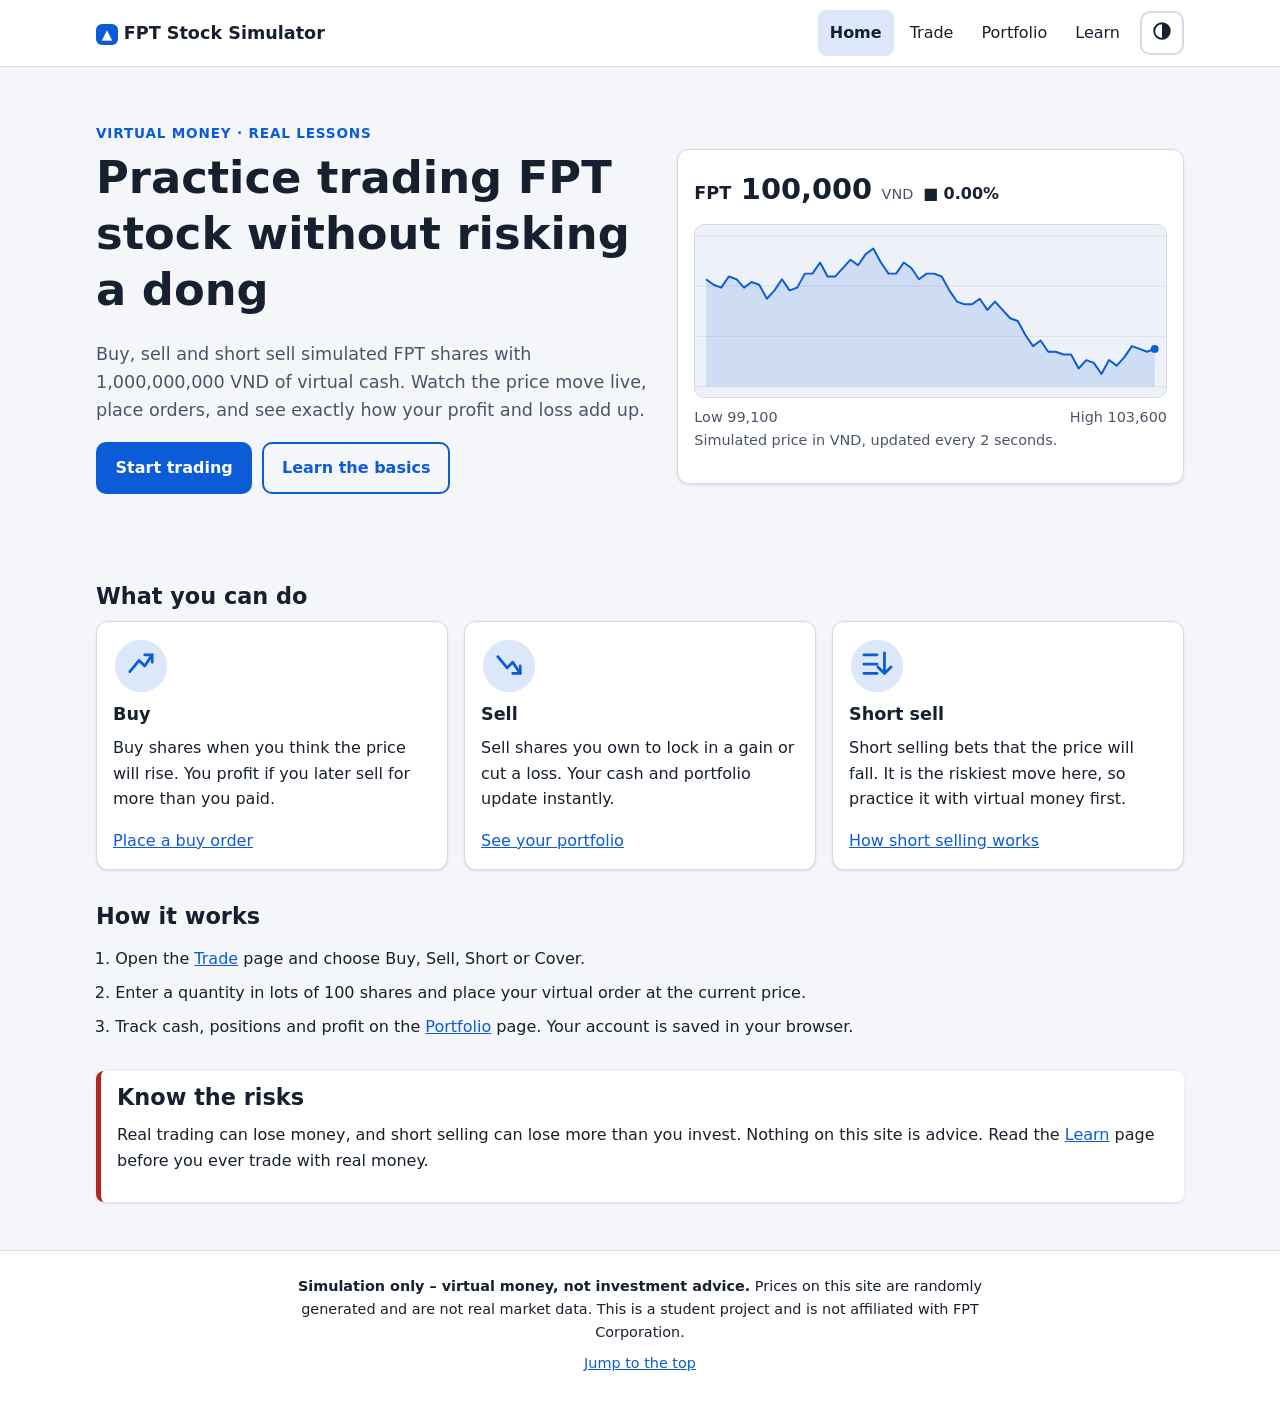
<file: index.html>
<!DOCTYPE html>
<html lang="en">

<head>
  <meta charset="UTF-8">
  <meta name="viewport" content="width=device-width, initial-scale=1.0">
  <meta name="description" content="Practice buying, selling and short selling simulated FPT shares with virtual money.">
  <title>FPT Stock Simulator – Practice trading with virtual money</title>
  <link rel="icon" href="data:,">
  <link rel="stylesheet" href="css/style.css">
  <script src="js/ui.js"></script>
  <script src="js/main.js" defer></script>
</head>
<body id="top">
  <a class="skip-link" href="#main">Skip to main content</a>

  <header class="site-header">
    <div class="header-inner">
      <a class="brand" href="index.html"><span class="brand-mark" aria-hidden="true">&#9650;</span>FPT Stock Simulator</a>
      <button id="theme-toggle" class="icon-btn theme-toggle" type="button" aria-pressed="false" aria-label="Dark mode" title="Dark mode"><svg viewBox="0 0 24 24" width="22" height="22" aria-hidden="true" focusable="false"><circle cx="12" cy="12" r="8.5" fill="none" stroke="currentColor" stroke-width="2"/><path d="M12 3.5a8.5 8.5 0 0 1 0 17z" fill="currentColor"/></svg></button>
      <button id="nav-toggle" class="icon-btn nav-toggle" type="button" aria-expanded="false" aria-controls="site-nav" aria-label="Menu" title="Menu"><svg viewBox="0 0 24 24" width="22" height="22" aria-hidden="true" focusable="false"><path d="M4 6h16M4 12h16M4 18h16" fill="none" stroke="currentColor" stroke-width="2.4" stroke-linecap="round"/></svg></button>
      <nav id="site-nav" class="site-nav" aria-label="Main">
        <ul>
        <li><a href="index.html" aria-current="page">Home</a></li>
        <li><a href="trade.html">Trade</a></li>
        <li><a href="portfolio.html">Portfolio</a></li>
        <li><a href="learn.html">Learn</a></li>
        </ul>
      </nav>
    </div>
  </header>

  <main id="main" class="container">
    <section class="hero" aria-labelledby="hero-h">
      <div class="hero-text">
        <p class="eyebrow">Virtual money &middot; Real lessons</p>
        <h1 id="hero-h">Practice trading FPT stock without risking a dong</h1>
        <p class="lead">Buy, sell and short sell simulated FPT shares with 1,000,000,000 VND of virtual cash. Watch the price move live, place orders, and see exactly how your profit and loss add up.</p>
        <p class="actions">
          <a class="btn btn-primary" href="trade.html">Start trading</a>
          <a class="btn btn-ghost" href="learn.html">Learn the basics</a>
        </p>
      </div>
      <div class="card hero-panel">
        <p class="ticker"><span class="sym">FPT</span> <span class="price" data-bind="price">100,000</span> <span class="small">VND</span> <span class="chg" data-bind="change">&#9632; 0.00%</span></p>
        <svg id="chart" class="chart" viewBox="0 0 600 220" role="img" aria-label="Simulated FPT price chart"></svg>
        <p class="chart-range"><span data-bind="low">Low</span><span data-bind="high">High</span></p>
        <p class="small">Simulated price in VND, updated every 2 seconds.</p>
      </div>
    </section>

    <section aria-labelledby="actions-h">
      <h2 id="actions-h">What you can do</h2>
      <div class="cards">
        <article class="card">
          <svg class="action-icon" viewBox="0 0 60 60" aria-hidden="true" focusable="false"><circle class="ic-bg" cx="30" cy="30" r="28"/><path class="ic-fg" d="M18 36 L28 24 L34 30 L42 18"/><path class="ic-fg" d="M34 18 H42 V26"/></svg>
          <h3>Buy</h3>
          <p>Buy shares when you think the price will rise. You profit if you later sell for more than you paid.</p>
          <a href="trade.html">Place a buy order</a>
        </article>
        <article class="card">
          <svg class="action-icon" viewBox="0 0 60 60" aria-hidden="true" focusable="false"><circle class="ic-bg" cx="30" cy="30" r="28"/><path class="ic-fg" d="M18 20 L28 32 L34 26 L42 38"/><path class="ic-fg" d="M34 38 H42 V30"/></svg>
          <h3>Sell</h3>
          <p>Sell shares you own to lock in a gain or cut a loss. Your cash and portfolio update instantly.</p>
          <a href="portfolio.html">See your portfolio</a>
        </article>
        <article class="card">
          <svg class="action-icon" viewBox="0 0 60 60" aria-hidden="true" focusable="false"><circle class="ic-bg" cx="30" cy="30" r="28"/><path class="ic-fg" d="M16 18 H30 M16 28 H30 M16 38 H30"/><path class="ic-fg" d="M38 16 V38 M31 31 L38 38 L45 31"/></svg>
          <h3>Short sell</h3>
          <p>Short selling bets that the price will fall. It is the riskiest move here, so practice it with virtual money first.</p>
          <a href="learn.html#short">How short selling works</a>
        </article>
      </div>
    </section>

    <section aria-labelledby="how-h">
      <h2 id="how-h">How it works</h2>
      <ol class="steps">
        <li>Open the <a href="trade.html">Trade</a> page and choose Buy, Sell, Short or Cover.</li>
        <li>Enter a quantity in lots of 100 shares and place your virtual order at the current price.</li>
        <li>Track cash, positions and profit on the <a href="portfolio.html">Portfolio</a> page. Your account is saved in your browser.</li>
      </ol>
    </section>

    <aside class="notice" aria-labelledby="risk-h">
      <h2 id="risk-h">Know the risks</h2>
      <p>Real trading can lose money, and short selling can lose more than you invest. Nothing on this site is advice. Read the <a href="learn.html">Learn</a> page before you ever trade with real money.</p>
    </aside>
  </main>

  <footer class="site-footer">
    <p><strong>Simulation only &ndash; virtual money, not investment advice.</strong> Prices on this site are randomly generated and are not real market data. This is a student project and is not affiliated with FPT Corporation.</p>
    <p><a href="#top">Jump to the top</a></p>
  </footer>
</body>

</html>
</file>
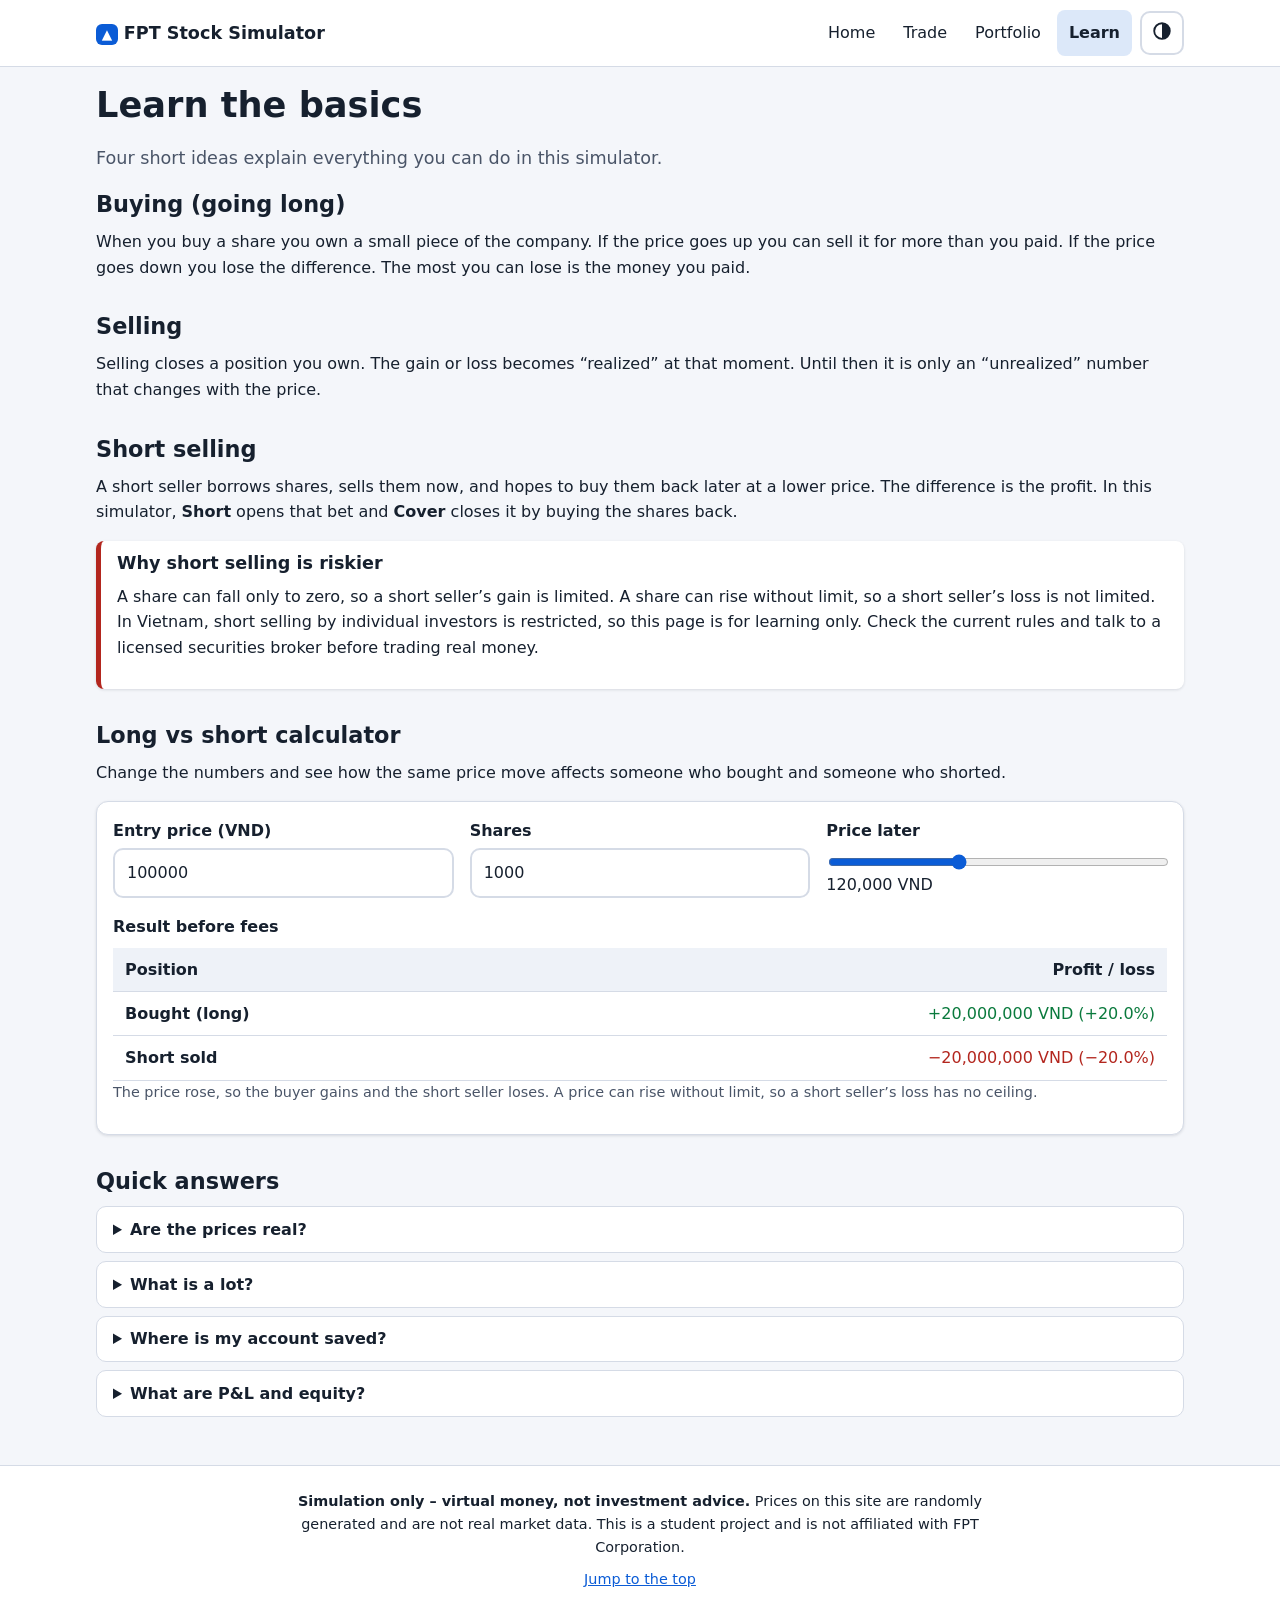
<file: learn.html>
<!DOCTYPE html>
<html lang="en">

<head>
  <meta charset="UTF-8">
  <meta name="viewport" content="width=device-width, initial-scale=1.0">
  <meta name="description" content="How buying, selling and short selling work, the risks of short selling, and a profit calculator.">
  <title>Learn – FPT Stock Simulator</title>
  <link rel="icon" href="data:,">
  <link rel="stylesheet" href="css/style.css">
  <script src="js/ui.js"></script>
  <script src="js/learn.js" defer></script>
</head>
<body id="top">
  <a class="skip-link" href="#main">Skip to main content</a>

  <header class="site-header">
    <div class="header-inner">
      <a class="brand" href="index.html"><span class="brand-mark" aria-hidden="true">&#9650;</span>FPT Stock Simulator</a>
      <button id="theme-toggle" class="icon-btn theme-toggle" type="button" aria-pressed="false" aria-label="Dark mode" title="Dark mode"><svg viewBox="0 0 24 24" width="22" height="22" aria-hidden="true" focusable="false"><circle cx="12" cy="12" r="8.5" fill="none" stroke="currentColor" stroke-width="2"/><path d="M12 3.5a8.5 8.5 0 0 1 0 17z" fill="currentColor"/></svg></button>
      <button id="nav-toggle" class="icon-btn nav-toggle" type="button" aria-expanded="false" aria-controls="site-nav" aria-label="Menu" title="Menu"><svg viewBox="0 0 24 24" width="22" height="22" aria-hidden="true" focusable="false"><path d="M4 6h16M4 12h16M4 18h16" fill="none" stroke="currentColor" stroke-width="2.4" stroke-linecap="round"/></svg></button>
      <nav id="site-nav" class="site-nav" aria-label="Main">
        <ul>
        <li><a href="index.html">Home</a></li>
        <li><a href="trade.html">Trade</a></li>
        <li><a href="portfolio.html">Portfolio</a></li>
        <li><a href="learn.html" aria-current="page">Learn</a></li>
        </ul>
      </nav>
    </div>
  </header>

  <main id="main" class="container">
    <h1>Learn the basics</h1>
    <p class="lead">Four short ideas explain everything you can do in this simulator.</p>

    <section aria-labelledby="buy-h">
      <h2 id="buy-h">Buying (going long)</h2>
      <p>When you buy a share you own a small piece of the company. If the price goes up you can sell it for more than you paid. If the price goes down you lose the difference. The most you can lose is the money you paid.</p>
    </section>

    <section aria-labelledby="sell-h">
      <h2 id="sell-h">Selling</h2>
      <p>Selling closes a position you own. The gain or loss becomes &ldquo;realized&rdquo; at that moment. Until then it is only an &ldquo;unrealized&rdquo; number that changes with the price.</p>
    </section>

    <section id="short" aria-labelledby="short-h">
      <h2 id="short-h">Short selling</h2>
      <p>A short seller borrows shares, sells them now, and hopes to buy them back later at a lower price. The difference is the profit. In this simulator, <strong>Short</strong> opens that bet and <strong>Cover</strong> closes it by buying the shares back.</p>
      <div class="notice">
        <h3>Why short selling is riskier</h3>
        <p>A share can fall only to zero, so a short seller&rsquo;s gain is limited. A share can rise without limit, so a short seller&rsquo;s loss is not limited. In Vietnam, short selling by individual investors is restricted, so this page is for learning only. Check the current rules and talk to a licensed securities broker before trading real money.</p>
      </div>
    </section>

    <section aria-labelledby="calc-h">
      <h2 id="calc-h">Long vs short calculator</h2>
      <p>Change the numbers and see how the same price move affects someone who bought and someone who shorted.</p>
      <form id="calc-form" class="card" novalidate>
        <div class="calc-grid">
          <div class="field">
            <label for="entry">Entry price (VND)</label>
            <input type="number" id="entry" name="entry" min="1000" step="100" value="100000">
          </div>
          <div class="field">
            <label for="shares">Shares</label>
            <input type="number" id="shares" name="shares" min="100" step="100" value="1000">
          </div>
          <div class="field">
            <label for="exit">Price later</label>
            <input type="range" id="exit" name="exit" min="10000" max="300000" step="1000" value="120000">
            <output id="exit-out" for="exit">120,000 VND</output>
          </div>
        </div>
        <div class="table-wrap">
          <table>
            <caption>Result before fees</caption>
            <thead><tr><th scope="col">Position</th><th scope="col">Profit / loss</th></tr></thead>
            <tbody>
              <tr><th scope="row">Bought (long)</th><td id="long-result">&nbsp;</td></tr>
              <tr><th scope="row">Short sold</th><td id="short-result">&nbsp;</td></tr>
            </tbody>
          </table>
        </div>
        <p id="calc-note" class="small" role="status"></p>
      </form>
    </section>

    <section aria-labelledby="faq-h">
      <h2 id="faq-h">Quick answers</h2>
      <details>
        <summary>Are the prices real?</summary>
        <p>No. Prices are generated randomly in your browser every two seconds. They show how a price can move, not what FPT shares are really worth.</p>
      </details>
      <details>
        <summary>What is a lot?</summary>
        <p>A lot is a standard order size. Here every order must be a multiple of 100 shares.</p>
      </details>
      <details>
        <summary>Where is my account saved?</summary>
        <p>In your own browser, using local storage. It stays on your device and you can reset it on the Portfolio page.</p>
      </details>
      <details>
        <summary>What are P&amp;L and equity?</summary>
        <p>P&amp;L means profit and loss. Equity is your cash plus the value of shares you own, minus the value of shares you owe back.</p>
      </details>
    </section>
  </main>

  <footer class="site-footer">
    <p><strong>Simulation only &ndash; virtual money, not investment advice.</strong> Prices on this site are randomly generated and are not real market data. This is a student project and is not affiliated with FPT Corporation.</p>
    <p><a href="#top">Jump to the top</a></p>
  </footer>
</body>

</html>
</file>
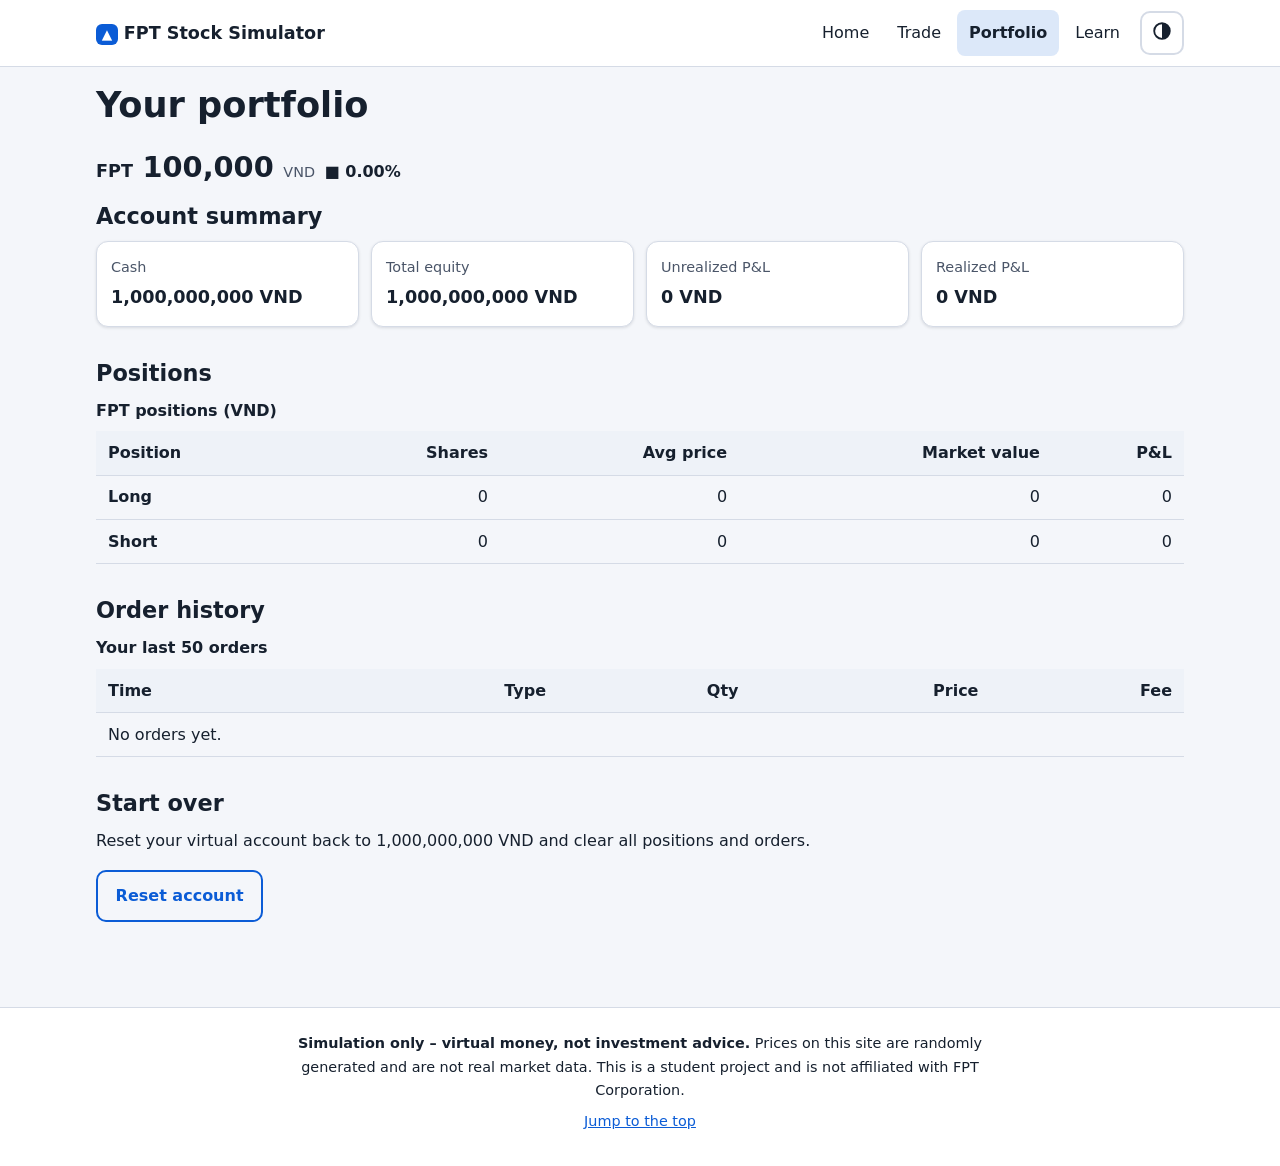
<file: portfolio.html>
<!DOCTYPE html>
<html lang="en">

<head>
  <meta charset="UTF-8">
  <meta name="viewport" content="width=device-width, initial-scale=1.0">
  <meta name="description" content="Your virtual cash, FPT positions, profit and loss, and order history.">
  <title>Portfolio – FPT Stock Simulator</title>
  <link rel="icon" href="data:,">
  <link rel="stylesheet" href="css/style.css">
  <script src="js/ui.js"></script>
  <script src="js/main.js" defer></script>
  <script src="js/portfolio.js" defer></script>
</head>
<body id="top">
  <a class="skip-link" href="#main">Skip to main content</a>

  <header class="site-header">
    <div class="header-inner">
      <a class="brand" href="index.html"><span class="brand-mark" aria-hidden="true">&#9650;</span>FPT Stock Simulator</a>
      <button id="theme-toggle" class="icon-btn theme-toggle" type="button" aria-pressed="false" aria-label="Dark mode" title="Dark mode"><svg viewBox="0 0 24 24" width="22" height="22" aria-hidden="true" focusable="false"><circle cx="12" cy="12" r="8.5" fill="none" stroke="currentColor" stroke-width="2"/><path d="M12 3.5a8.5 8.5 0 0 1 0 17z" fill="currentColor"/></svg></button>
      <button id="nav-toggle" class="icon-btn nav-toggle" type="button" aria-expanded="false" aria-controls="site-nav" aria-label="Menu" title="Menu"><svg viewBox="0 0 24 24" width="22" height="22" aria-hidden="true" focusable="false"><path d="M4 6h16M4 12h16M4 18h16" fill="none" stroke="currentColor" stroke-width="2.4" stroke-linecap="round"/></svg></button>
      <nav id="site-nav" class="site-nav" aria-label="Main">
        <ul>
        <li><a href="index.html">Home</a></li>
        <li><a href="trade.html">Trade</a></li>
        <li><a href="portfolio.html" aria-current="page">Portfolio</a></li>
        <li><a href="learn.html">Learn</a></li>
        </ul>
      </nav>
    </div>
  </header>

  <main id="main" class="container">
    <h1>Your portfolio</h1>
    <p class="ticker"><span class="sym">FPT</span> <span class="price" data-bind="price">100,000</span> <span class="small">VND</span> <span class="chg" data-bind="change">&#9632; 0.00%</span></p>

    <section aria-labelledby="sum-h">
      <h2 id="sum-h">Account summary</h2>
      <dl class="stats">
        <div class="stat"><dt>Cash</dt><dd data-bind="cash">1,000,000,000 VND</dd></div>
        <div class="stat"><dt>Total equity</dt><dd data-bind="equity">1,000,000,000 VND</dd></div>
        <div class="stat"><dt>Unrealized P&amp;L</dt><dd data-bind="unrealized">0 VND</dd></div>
        <div class="stat"><dt>Realized P&amp;L</dt><dd data-bind="realized">0 VND</dd></div>
      </dl>
    </section>

    <section aria-labelledby="pos-h">
      <h2 id="pos-h">Positions</h2>
      <div class="table-wrap">
        <table>
          <caption>FPT positions (VND)</caption>
          <thead>
            <tr><th scope="col">Position</th><th scope="col">Shares</th><th scope="col">Avg price</th><th scope="col">Market value</th><th scope="col">P&amp;L</th></tr>
          </thead>
          <tbody>
            <tr><th scope="row">Long</th><td data-bind="long-qty">0</td><td data-bind="long-avg">0</td><td data-bind="long-value">0</td><td data-bind="long-pnl">0</td></tr>
            <tr><th scope="row">Short</th><td data-bind="short-qty">0</td><td data-bind="short-avg">0</td><td data-bind="short-value">0</td><td data-bind="short-pnl">0</td></tr>
          </tbody>
        </table>
      </div>
    </section>

    <section aria-labelledby="hist-h">
      <h2 id="hist-h">Order history</h2>
      <div class="table-wrap">
        <table>
          <caption>Your last 50 orders</caption>
          <thead><tr><th scope="col">Time</th><th scope="col">Type</th><th scope="col">Qty</th><th scope="col">Price</th><th scope="col">Fee</th></tr></thead>
          <tbody data-orders data-limit="50"></tbody>
        </table>
      </div>
    </section>

    <section aria-labelledby="reset-h">
      <h2 id="reset-h">Start over</h2>
      <p>Reset your virtual account back to 1,000,000,000 VND and clear all positions and orders.</p>
      <button id="reset-btn" class="btn btn-ghost" type="button">Reset account</button>
      <p id="reset-msg" class="msg" role="status"></p>
    </section>
  </main>

  <footer class="site-footer">
    <p><strong>Simulation only &ndash; virtual money, not investment advice.</strong> Prices on this site are randomly generated and are not real market data. This is a student project and is not affiliated with FPT Corporation.</p>
    <p><a href="#top">Jump to the top</a></p>
  </footer>
</body>

</html>
</file>
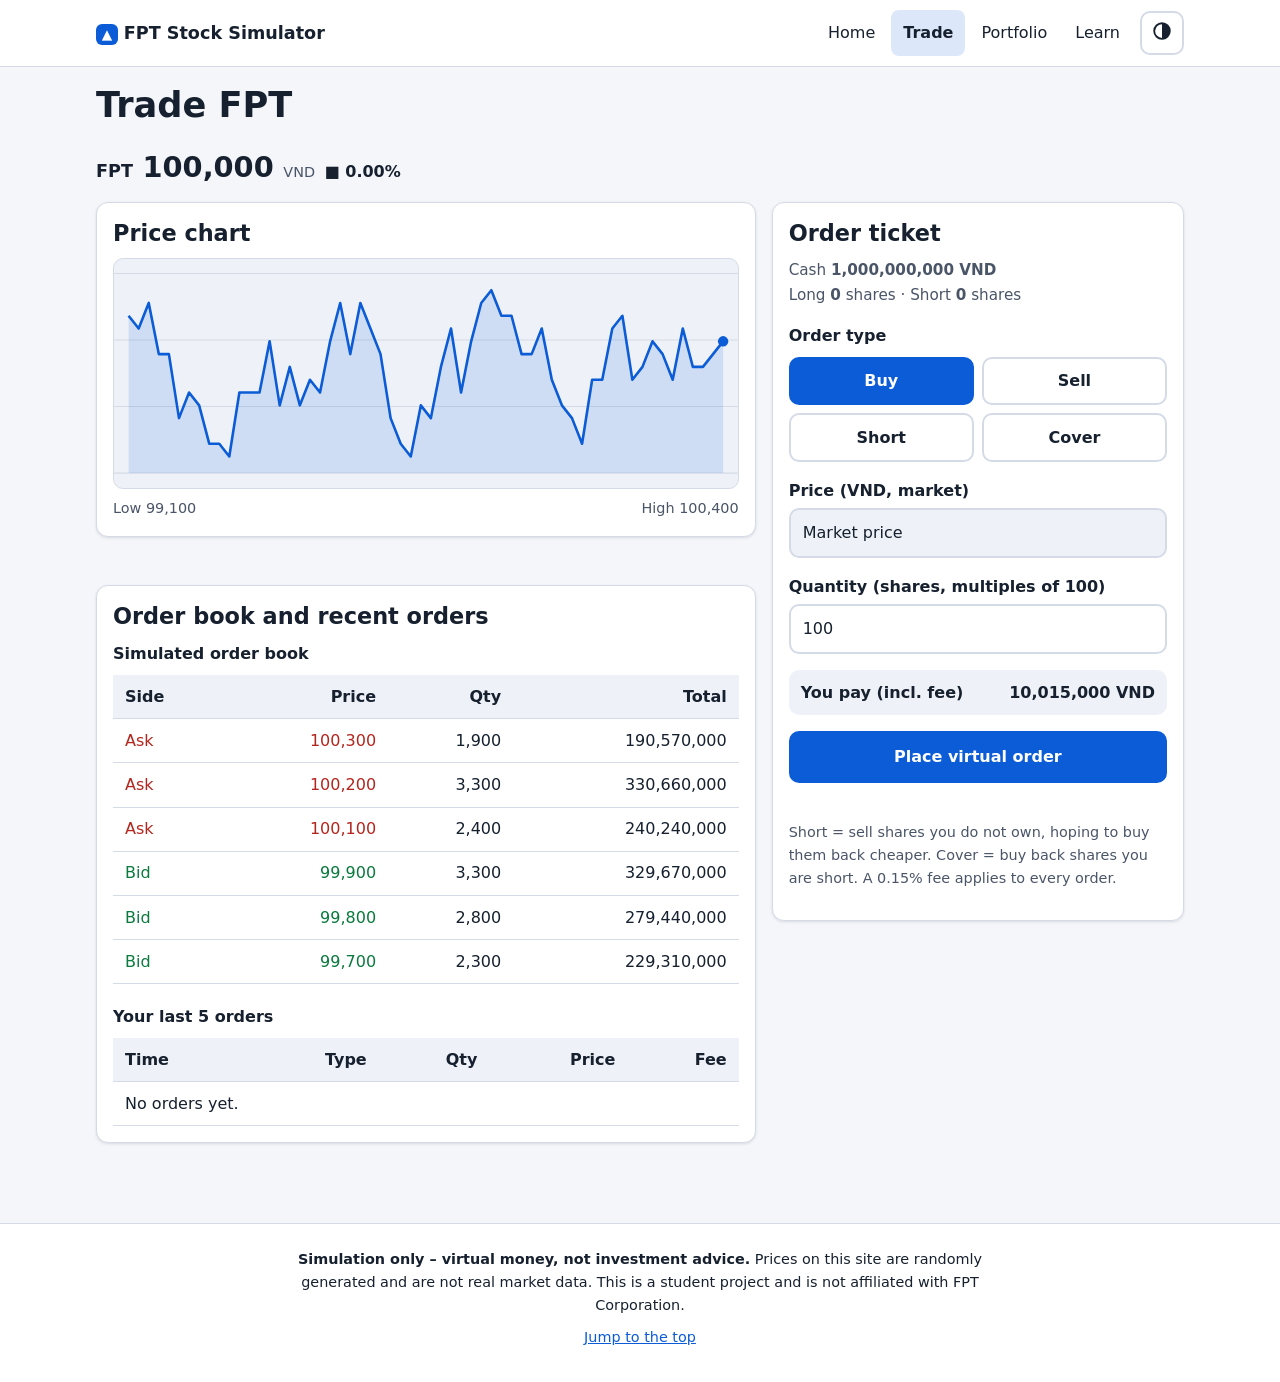
<file: trade.html>
<!DOCTYPE html>
<html lang="en">

<head>
  <meta charset="UTF-8">
  <meta name="viewport" content="width=device-width, initial-scale=1.0">
  <meta name="description" content="Place virtual buy, sell, short and cover orders for FPT shares.">
  <title>Trade FPT – FPT Stock Simulator</title>
  <link rel="icon" href="data:,">
  <link rel="stylesheet" href="css/style.css">
  <script src="js/ui.js"></script>
  <script src="js/main.js" defer></script>
  <script src="js/trade.js" defer></script>
</head>
<body id="top">
  <a class="skip-link" href="#main">Skip to main content</a>

  <header class="site-header">
    <div class="header-inner">
      <a class="brand" href="index.html"><span class="brand-mark" aria-hidden="true">&#9650;</span>FPT Stock Simulator</a>
      <button id="theme-toggle" class="icon-btn theme-toggle" type="button" aria-pressed="false" aria-label="Dark mode" title="Dark mode"><svg viewBox="0 0 24 24" width="22" height="22" aria-hidden="true" focusable="false"><circle cx="12" cy="12" r="8.5" fill="none" stroke="currentColor" stroke-width="2"/><path d="M12 3.5a8.5 8.5 0 0 1 0 17z" fill="currentColor"/></svg></button>
      <button id="nav-toggle" class="icon-btn nav-toggle" type="button" aria-expanded="false" aria-controls="site-nav" aria-label="Menu" title="Menu"><svg viewBox="0 0 24 24" width="22" height="22" aria-hidden="true" focusable="false"><path d="M4 6h16M4 12h16M4 18h16" fill="none" stroke="currentColor" stroke-width="2.4" stroke-linecap="round"/></svg></button>
      <nav id="site-nav" class="site-nav" aria-label="Main">
        <ul>
        <li><a href="index.html">Home</a></li>
        <li><a href="trade.html" aria-current="page">Trade</a></li>
        <li><a href="portfolio.html">Portfolio</a></li>
        <li><a href="learn.html">Learn</a></li>
        </ul>
      </nav>
    </div>
  </header>

  <main id="main" class="container">
    <h1>Trade FPT</h1>
    <p class="ticker"><span class="sym">FPT</span> <span class="price" data-bind="price">100,000</span> <span class="small">VND</span> <span class="chg" data-bind="change">&#9632; 0.00%</span></p>

    <div class="trade-layout">
      <section class="card trade-chart" aria-labelledby="chart-h">
        <h2 id="chart-h">Price chart</h2>
        <svg id="chart" class="chart" viewBox="0 0 600 220" role="img" aria-label="Simulated FPT price chart"></svg>
        <p class="chart-range"><span data-bind="low">Low</span><span data-bind="high">High</span></p>
      </section>

      <section class="card ticket" aria-labelledby="ticket-h">
        <h2 id="ticket-h">Order ticket</h2>
        <p class="summary-line">Cash <strong data-bind="cash">1,000,000,000 VND</strong><br>
          Long <strong data-bind="long-qty">0</strong> shares &middot; Short <strong data-bind="short-qty">0</strong> shares</p>
        <form id="order-form" novalidate>
          <fieldset class="segmented">
            <legend>Order type</legend>
            <input type="radio" name="side" id="side-buy" value="buy" checked>
            <label for="side-buy">Buy</label>
            <input type="radio" name="side" id="side-sell" value="sell">
            <label for="side-sell">Sell</label>
            <input type="radio" name="side" id="side-short" value="short">
            <label for="side-short">Short</label>
            <input type="radio" name="side" id="side-cover" value="cover">
            <label for="side-cover">Cover</label>
          </fieldset>

          <div class="field">
            <label for="price-field">Price (VND, market)</label>
            <input type="text" id="price-field" name="price" value="Market price" readonly>
          </div>

          <div class="field">
            <label for="qty">Quantity (shares, multiples of 100)</label>
            <input type="number" id="qty" name="qty" min="100" step="100" value="100" inputmode="numeric" required>
          </div>

          <p class="total-row"><span id="est-label">You pay (incl. fee)</span> <output id="est-total" for="qty">0 VND</output></p>

          <button class="btn btn-primary btn-block" type="submit">Place virtual order</button>
          <p id="order-msg" class="msg" role="status"></p>
        </form>
        <p class="small">Short = sell shares you do not own, hoping to buy them back cheaper. Cover = buy back shares you are short. A 0.15% fee applies to every order.</p>
      </section>

      <section class="card trade-book" aria-labelledby="book-h">
        <h2 id="book-h">Order book and recent orders</h2>
        <div class="table-wrap">
          <table>
            <caption>Simulated order book</caption>
            <thead><tr><th scope="col">Side</th><th scope="col">Price</th><th scope="col">Qty</th><th scope="col">Total</th></tr></thead>
            <tbody id="book-body"></tbody>
          </table>
        </div>
        <div class="table-wrap">
          <table>
            <caption>Your last 5 orders</caption>
            <thead><tr><th scope="col">Time</th><th scope="col">Type</th><th scope="col">Qty</th><th scope="col">Price</th><th scope="col">Fee</th></tr></thead>
            <tbody data-orders data-limit="5"></tbody>
          </table>
        </div>
      </section>
    </div>
  </main>

  <footer class="site-footer">
    <p><strong>Simulation only &ndash; virtual money, not investment advice.</strong> Prices on this site are randomly generated and are not real market data. This is a student project and is not affiliated with FPT Corporation.</p>
    <p><a href="#top">Jump to the top</a></p>
  </footer>
</body>

</html>
</file>
<file: css/style.css>
/* =========================================================
   FPT Stock Simulator – stylesheet
   Mobile-first: base styles = mobile view (no media query).
   Breakpoints: 772px (tablet) and 992px (large screen).
   User preferences: prefers-color-scheme, prefers-reduced-motion.
   ========================================================= */

/* ---------- 1. Design tokens (light is the default) ---------- */
:root {
    color-scheme: light;
    --bg: #f4f6fa;
    --surface: #ffffff;
    --surface-2: #eef2f8;
    --text: #16202e;
    --muted: #4a5568;
    --border: #d5dbe6;
    --accent: #0b5cd6;
    --accent-contrast: #ffffff;
    --accent-soft: rgba(11, 92, 214, 0.14);
    --up: #0a7a3d;
    --down: #b3261e;
    --shadow: 0 1px 3px rgba(16, 24, 40, 0.12);
    --radius: 12px;
}

/* Dark: follows the system unless the visitor picked a theme */
@media (prefers-color-scheme: dark) {
    :root:not([data-theme="light"]) {
        color-scheme: dark;
        --bg: #0e1320;
        --surface: #171e2e;
        --surface-2: #1e2740;
        --text: #e8edf6;
        --muted: #a9b4c8;
        --border: #2b364d;
        --accent: #7db2ff;
        --accent-contrast: #0b1220;
        --accent-soft: rgba(125, 178, 255, 0.18);
        --up: #4fd58b;
        --down: #ff9a90;
        --shadow: 0 1px 3px rgba(0, 0, 0, 0.5);
    }
}

/* Dark: chosen with the toggle button */
:root[data-theme="dark"] {
    color-scheme: dark;
    --bg: #0e1320;
    --surface: #171e2e;
    --surface-2: #1e2740;
    --text: #e8edf6;
    --muted: #a9b4c8;
    --border: #2b364d;
    --accent: #7db2ff;
    --accent-contrast: #0b1220;
    --accent-soft: rgba(125, 178, 255, 0.18);
    --up: #4fd58b;
    --down: #ff9a90;
    --shadow: 0 1px 3px rgba(0, 0, 0, 0.5);
}

/* ---------- 2. Base ---------- */
*,
*::before,
*::after {
    box-sizing: border-box;
}

html {
    scroll-behavior: smooth;
    -webkit-text-size-adjust: 100%;
}

body {
    margin: 0;
    background: var(--bg);
    color: var(--text);
    font-family: system-ui, -apple-system, "Segoe UI", Roboto, Arial, sans-serif;
    font-size: 1rem;
    line-height: 1.6;
}

h1,
h2,
h3 {
    line-height: 1.25;
    margin: 0 0 0.5em;
}

h1 { font-size: 1.9rem; }
h2 { font-size: 1.4rem; }
h3 { font-size: 1.1rem; }

p { margin: 0 0 1em; }

a { color: var(--accent); }

svg { max-width: 100%; }

:focus-visible {
    outline: 3px solid var(--accent);
    outline-offset: 2px;
}

.container {
    width: 100%;
    max-width: 1120px;
    margin: 0 auto;
    padding: 0 16px;
}

main.container { padding-top: 16px; }

section { margin-bottom: 32px; }

.small { font-size: 0.9rem; color: var(--muted); }
.up { color: var(--up); }
.down { color: var(--down); }

/* ---------- 3. Header & navigation ---------- */
.skip-link {
    position: absolute;
    left: 8px;
    top: -60px;
    z-index: 20;
    padding: 10px 14px;
    background: var(--accent);
    color: var(--accent-contrast);
    border-radius: 8px;
    font-weight: 600;
}

.skip-link:focus { top: 8px; }

.site-header {
    position: sticky;
    top: 0;
    z-index: 10;
    background: var(--surface);
    border-bottom: 1px solid var(--border);
}

.header-inner {
    display: flex;
    flex-wrap: wrap;
    align-items: center;
    gap: 8px;
    max-width: 1120px;
    margin: 0 auto;
    padding: 10px 16px;
}

.brand {
    margin-right: auto;
    color: var(--text);
    font-weight: 700;
    font-size: 1.1rem;
    text-decoration: none;
}

.brand-mark {
    display: inline-block;
    width: 1.6em;
    height: 1.6em;
    margin-right: 6px;
    border-radius: 6px;
    background: var(--accent);
    color: var(--accent-contrast);
    text-align: center;
    line-height: 1.6em;
    font-size: 0.85rem;
}

.icon-btn {
    width: 44px;
    height: 44px;
    border: 2px solid var(--border);
    border-radius: 10px;
    background: var(--surface);
    color: var(--text);
    font-size: 1.25rem;
    line-height: 1;
    cursor: pointer;
}

.icon-btn:hover { border-color: var(--accent); }

.icon-btn[aria-pressed="true"] {
    background: var(--accent);
    border-color: var(--accent);
    color: var(--accent-contrast);
}

.nav-toggle { display: none; }
html.js .nav-toggle { display: block; }

.site-nav {
    width: 100%;
}

html.js .site-nav { display: none; }
html.js .site-nav.open { display: block; }

.site-nav ul {
    display: flex;
    flex-direction: column;
    gap: 4px;
    margin: 0;
    padding: 8px 0 0;
    list-style: none;
}

.site-nav a {
    display: block;
    padding: 10px 12px;
    border-radius: 8px;
    color: var(--text);
    text-decoration: none;
    font-weight: 500;
}

.site-nav a:hover { background: var(--surface-2); }

.site-nav a[aria-current="page"] {
    background: var(--accent-soft);
    font-weight: 700;
}

/* ---------- 4. Cards, buttons, forms ---------- */
.card {
    background: var(--surface);
    border: 1px solid var(--border);
    border-radius: var(--radius);
    padding: 16px;
    box-shadow: var(--shadow);
}

.btn {
    display: inline-block;
    padding: 0.7rem 1.1rem;
    border: 2px solid var(--accent);
    border-radius: 10px;
    font: inherit;
    font-weight: 600;
    text-align: center;
    text-decoration: none;
    cursor: pointer;
    transition: filter 0.2s, transform 0.1s;
}

.btn:hover { filter: brightness(1.1); }
.btn:active { transform: translateY(1px); }

.btn-primary {
    background: var(--accent);
    color: var(--accent-contrast);
}

.btn-ghost {
    background: transparent;
    color: var(--accent);
}

.btn-block { display: block; width: 100%; }

.actions { display: flex; flex-wrap: wrap; gap: 10px; }

label { font-weight: 600; }

.field { margin-bottom: 1rem; }

input[type="text"],
input[type="number"] {
    display: block;
    width: 100%;
    margin-top: 4px;
    padding: 0.65rem 0.75rem;
    border: 2px solid var(--border);
    border-radius: 10px;
    background: var(--surface);
    color: var(--text);
    font: inherit;
}

input[readonly] { background: var(--surface-2); }

input[type="range"] {
    display: block;
    width: 100%;
    margin-top: 10px;
    accent-color: var(--accent);
}

/* Buy / Sell / Short / Cover as a segmented control (radio buttons) */
.segmented {
    position: relative;
    display: grid;
    grid-template-columns: 1fr 1fr;
    gap: 8px;
    margin: 0 0 1rem;
    padding: 0;
    border: 0;
}

.segmented legend {
    margin-bottom: 8px;
    padding: 0;
    font-weight: 600;
}

.segmented input {
    position: absolute;
    opacity: 0;
    pointer-events: none;
}

.segmented label {
    display: block;
    padding: 0.6rem;
    border: 2px solid var(--border);
    border-radius: 10px;
    background: var(--surface);
    text-align: center;
    cursor: pointer;
    transition: background-color 0.2s;
}

.segmented input:checked + label {
    background: var(--accent);
    border-color: var(--accent);
    color: var(--accent-contrast);
}

.segmented input:focus-visible + label {
    outline: 3px solid var(--accent);
    outline-offset: 2px;
}

.msg {
    min-height: 1.6em;
    margin: 0.75rem 0 0;
    font-weight: 600;
}

.msg.ok { color: var(--up); }
.msg.err { color: var(--down); }

.notice {
    padding: 12px 16px;
    border-left: 5px solid var(--down);
    border-radius: 8px;
    background: var(--surface);
    box-shadow: var(--shadow);
}

/* ---------- 5. Price ticker & chart ---------- */
.ticker {
    display: flex;
    flex-wrap: wrap;
    align-items: baseline;
    gap: 0.6rem;
    margin: 0 0 0.75rem;
}

.ticker .sym { font-weight: 700; font-size: 1.1rem; }

.ticker .price {
    font-size: 1.8rem;
    font-weight: 700;
    font-variant-numeric: tabular-nums;
}

.chg { font-weight: 700; }

.flash { animation: flash 0.7s ease-out; }

@keyframes flash {
    from { background: var(--accent-soft); }
    to { background: transparent; }
}

.chart {
    display: block;
    width: 100%;
    height: auto;
    border: 1px solid var(--border);
    border-radius: 10px;
    background: var(--surface-2);
}

.chart-grid { stroke: var(--border); stroke-width: 1; }

.chart-line {
    fill: none;
    stroke: var(--accent);
    stroke-width: 2.5;
    stroke-linejoin: round;
}

.chart-area { fill: var(--accent-soft); stroke: none; }
.chart-dot { fill: var(--accent); }

.chart-range {
    display: flex;
    justify-content: space-between;
    margin: 8px 0 0;
    font-size: 0.9rem;
    color: var(--muted);
}

/* ---------- 6. Home page ---------- */
.hero {
    display: grid;
    gap: 24px;
    padding: 16px 0;
}

.hero h1 { font-size: clamp(1.9rem, 6vw, 2.8rem); }

.eyebrow {
    margin-bottom: 0.4em;
    color: var(--accent);
    font-weight: 700;
    text-transform: uppercase;
    letter-spacing: 0.06em;
    font-size: 0.85rem;
}

.lead { font-size: 1.1rem; color: var(--muted); }

.cards {
    display: grid;
    grid-template-columns: 1fr;
    gap: 16px;
}

.action-icon {
    display: block;
    width: 56px;
    height: 56px;
    margin-bottom: 10px;
}

.action-icon .ic-bg { fill: var(--accent-soft); }

.action-icon .ic-fg {
    fill: none;
    stroke: var(--accent);
    stroke-width: 3;
    stroke-linecap: round;
    stroke-linejoin: round;
}

.steps { padding-left: 1.2rem; }
.steps li { margin-bottom: 0.5rem; }

/* ---------- 7. Trade page ---------- */
.trade-layout {
    display: grid;
    gap: 16px;
}

.trade-chart { grid-area: chart; }
.ticket { grid-area: ticket; }
.trade-book { grid-area: book; }

.trade-layout { grid-template-areas: "chart" "ticket" "book"; }

.summary-line {
    margin: 0 0 1rem;
    color: var(--muted);
    font-size: 0.95rem;
}

.total-row {
    display: flex;
    justify-content: space-between;
    margin-bottom: 1rem;
    padding: 0.6rem 0.75rem;
    border-radius: 10px;
    background: var(--surface-2);
    font-weight: 600;
}

/* ---------- 8. Tables ---------- */
.table-wrap { overflow-x: auto; }

table {
    width: 100%;
    border-collapse: collapse;
    font-variant-numeric: tabular-nums;
}

caption {
    padding: 0 0 8px;
    text-align: left;
    font-weight: 700;
}

th,
td {
    padding: 0.55rem 0.75rem;
    border-bottom: 1px solid var(--border);
    text-align: right;
    white-space: nowrap;
}

th:first-child,
td:first-child { text-align: left; }

thead th { background: var(--surface-2); }

/* Space between stacked tables */
.table-wrap + .table-wrap { margin-top: 20px; }

/* ---------- 9. Portfolio page ---------- */
.stats {
    display: grid;
    grid-template-columns: 1fr 1fr;
    gap: 12px;
    margin: 0 0 24px;
}

.stat {
    padding: 14px;
    border: 1px solid var(--border);
    border-radius: var(--radius);
    background: var(--surface);
    box-shadow: var(--shadow);
}

.stat dt {
    margin: 0 0 4px;
    color: var(--muted);
    font-size: 0.9rem;
}

.stat dd {
    margin: 0;
    font-size: 1.1rem;
    font-weight: 700;
    font-variant-numeric: tabular-nums;
    overflow-wrap: anywhere;
}

/* ---------- 10. Learn page ---------- */
.calc-grid {
    display: grid;
    grid-template-columns: 1fr;
    gap: 0 16px;
}

details {
    margin-bottom: 8px;
    padding: 0.6rem 1rem;
    border: 1px solid var(--border);
    border-radius: 10px;
    background: var(--surface);
}

summary { cursor: pointer; font-weight: 600; }

/* ---------- 11. Footer ---------- */
.site-footer {
    margin-top: 48px;
    padding: 24px 16px;
    border-top: 1px solid var(--border);
    background: var(--surface);
    text-align: center;
    font-size: 0.9rem;
}

.site-footer p { margin: 0 auto 0.6em; max-width: 720px; }

/* =========================================================
   Tablet view – 772px and up
   ========================================================= */
@media (min-width: 772px) {
    h1 { font-size: 2.2rem; }

    .cards { grid-template-columns: 1fr 1fr; }

    .segmented { grid-template-columns: repeat(4, 1fr); }

    .stats { grid-template-columns: repeat(3, 1fr); }

    .calc-grid { grid-template-columns: 1fr 1fr; }
}

/* =========================================================
   Large screen view – 992px and up
   ========================================================= */
@media (min-width: 992px) {
    .nav-toggle,
    html.js .nav-toggle { display: none; }

    .header-inner { flex-wrap: nowrap; }

    .brand { margin-right: 0; }

    .site-nav,
    html.js .site-nav {
        display: block;
        order: 2;
        width: auto;
        margin-left: auto;
    }

    .site-nav ul {
        flex-direction: row;
        padding: 0;
    }

    .theme-toggle { order: 3; }

    .hero {
        grid-template-columns: 1.1fr 1fr;
        align-items: center;
        padding: 40px 0;
    }

    .cards { grid-template-columns: repeat(3, 1fr); }

    .segmented { grid-template-columns: 1fr 1fr; }

    .trade-layout {
        grid-template-columns: 1.6fr 1fr;
        grid-template-areas:
            "chart ticket"
            "book ticket";
        align-items: start;
    }

    .ticket {
        position: sticky;
        top: 90px;
    }

    .stats { grid-template-columns: repeat(4, 1fr); }

    .calc-grid { grid-template-columns: repeat(3, 1fr); }
}

/* =========================================================
   Reduced motion: remove smooth scrolling and all animation
   ========================================================= */
@media (prefers-reduced-motion: reduce) {
    html { scroll-behavior: auto; }

    *,
    *::before,
    *::after {
        animation: none !important;
        transition: none !important;
    }
}
</file>
